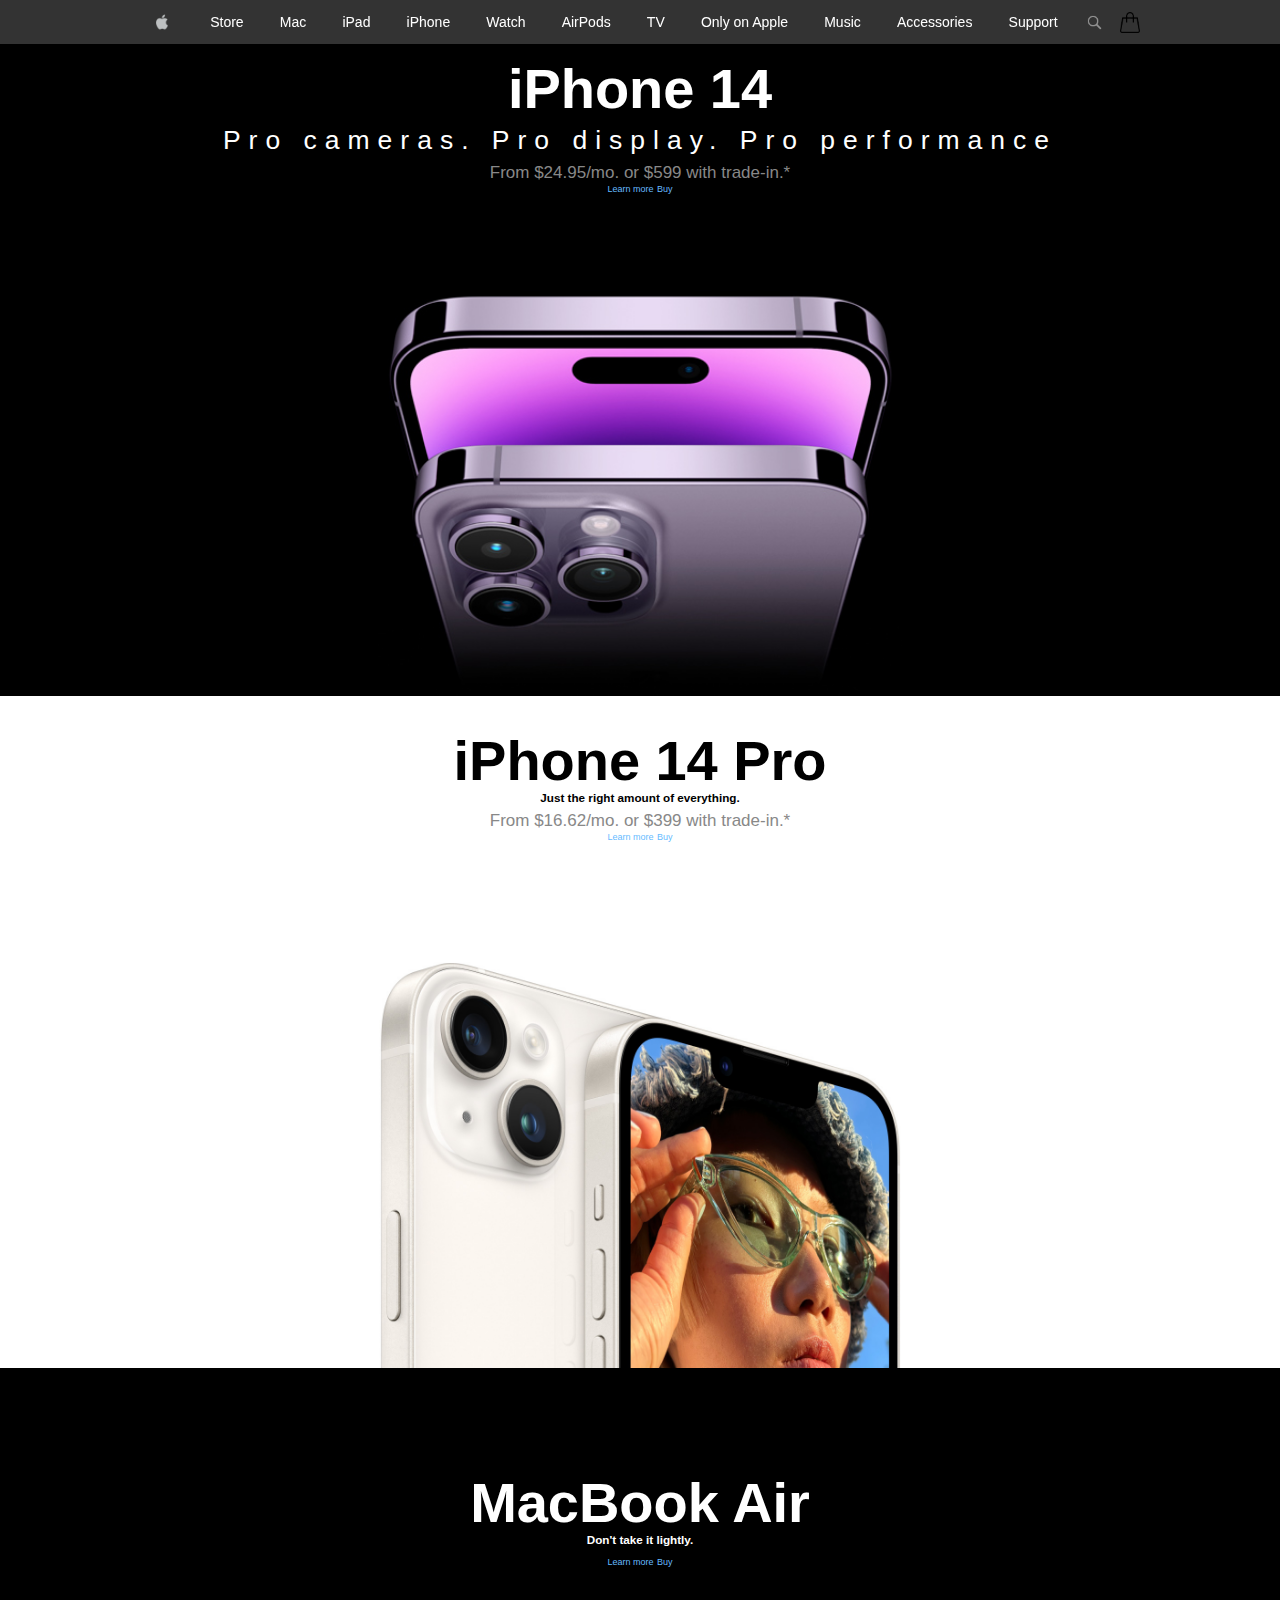
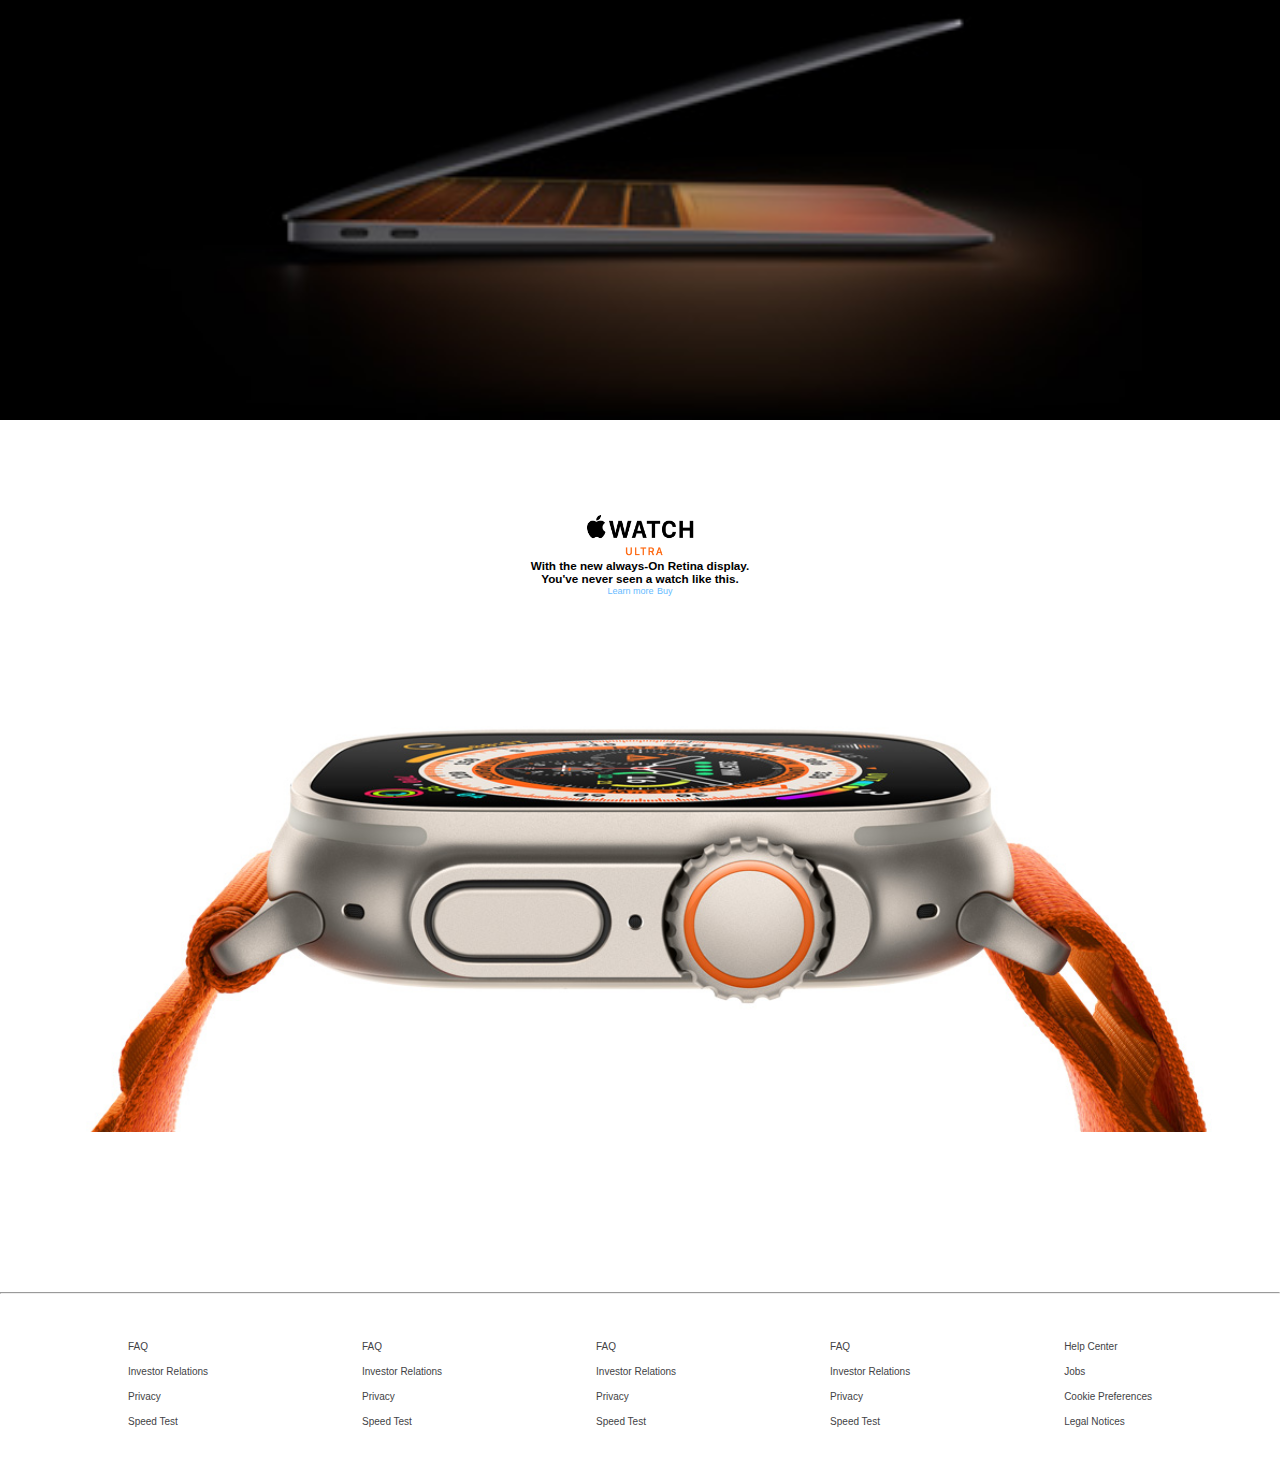
<file: Apple/index.html>
<!DOCTYPE html>
<html lang="en">
    <head>
        <meta charset="UTF-8">
        <meta name="viewport" content="width=device, user-scalable=no,
            initial-scale=1.0, maximum-scale=1.0,minimum-scale=1.0">
        <meta http-equiv="X-UA-Compatible" content="ie=edge">
        <title>Apple.com.Clone</title>
        <link rel="stylesheet" href="apple.css">
        <link rel="preconnect" href="https://fonts.googleapis.com"><link
            rel="preconnect" href="https://fonts.gstatic.com" crossorigin><link
            href="https://fonts.googleapis.com/css2?family=Roboto:wght@300;400;500;700&display=swap"
            rel="stylesheet">
    </head>
    <body>
        <header>

            <div class="container">
                <nav class="nav">

                    <ul class="nav-list nav-list-mobile">
                        <li class="nav item">
                            <div class="mobile menu">
                                <span class="line line-top"></span>
                                <span class="line line-bottom"></span>
                            </div>
                        </li>
                        <li class="nav-item">
                            <a href="apple.html" class="nav-link link-apple"></a>
                        </li>
                        <li class="nav-item">
                            <a href="#" class="nav-link link-bag"></a>
                        </li>
                    </ul>

                    <ul class="nav-list nav-list-larger">
                        <li class="nav-item ">
                            <a href="apple.html" class="
                                nav-link-apple"></a>
                        </li>
                        <li class="nav-item">
                            <a href="#" class="nav-link">Store</a>
                        </li>
                        <li class="nav-item">
                            <a href="#" class="nav-link">Mac</a>
                        </li>
                        <li class="nav-item">
                            <a href="#" class="nav-link">iPad</a>
                        </li>
                        <li class="nav-item">
                            <a href="#" class="nav-link">iPhone</a>
                        </li>
                        <li class="nav-item">
                            <a href="#" class="nav-link">Watch</a>
                        </li>
                        <li class="nav-item">
                            <a href="#" class="nav-link">AirPods</a>
                        </li>
                        <li class="nav-item">
                            <a href="#" class="nav-link">TV</a>
                        </li>
                        <li class="nav-item">
                            <a href="#" class="nav-link">Only on Apple</a>
                        </li>
                        <li class="nav-item">
                            <a href="#" class="nav-link">Music</a>
                        </li>
                        <li class="nav-item">
                            <a href="#" class="nav-link">Accessories</a>
                        </li>
                        <li class="nav-item">
                            <a href="#" class="nav-link">Support</a>
                        </li>
                        <li class="nav-item">
                            <a href="#" class="nav-link nav-link-search"></a>
                        </li>


                        <li class="nav-item">
                            <a href="#" class="nav-link nav-link-bag"></a>
                        </li>
                    </ul>
                </nav>
            </div>
        </header>

        <section class="hero iphone-11-pro">
            <div class="container">
                <div class="title">
                    <h2 class="title-heading">iPhone 14</h2>
                    <h3 class="title-sub-heading">Pro cameras. Pro display. Pro
                        performance</h3>
                    <p class="title-price">From $24.95/mo. or $599 with
                        trade-in.*</p>
                </div>
                <div class="cta">
                    <a href="#" class="cta-link">Learn more</a>
                    <a href="#" class="cta-link">Buy</a>
                </div>
            </div>
        </section>

        <section class="hero iphone-11">
            <div class="container">
                <div class="title title-dark">
                    <h2 class="title-heading">iPhone 14 Pro</h2>
                    <h3 class="tittle-sub-heading">Just the right amount of
                        everything.</h3>
                    <p class="title-price">From $16.62/mo. or $399 with
                        trade-in.*</p>
                </div>
                <div class="cta">
                    <a href="#" class="cta-link cta-link-darker">Learn more</a>
                    <a href="#" class="cta-link cta-link-darker">Buy</a>
                </div>
            </div>
        </section>

        <section class="hero mac">
            <div class="container">
                <div class="title title-dark-mac">
                    <h2 class="title-heading">MacBook Air</h2>
                    <h3 class="tittle-sub-heading">Don't take it lightly.</h3>
                </div>
                <div class="cta-mac">
                    <a href="#" class="cta-link cta-link-darker">Learn more</a>
                    <a href="#" class="cta-link cta-link-darker">Buy</a>
                </div>
            </div>
        </section>

        <section class="hero watch">
            <div class="container">
                <div class="title title-dark">
                    <h2 class="title-heading-watch"></h2>
                    <h3 class="tittle-sub-heading">With the new always-On Retina
                        display. <br>
                        You've never seen a watch like this.</h3>
                </div>
                <div class="cta">
                    <a href="#" class="cta-link cta-link-darker">Learn more</a>
                    <a href="#" class="cta-link cta-link-darker">Buy</a>
                </div>
            </div>
        </section>

        <hr></hr>

        <section class="footer">
            <div class="one">
                <ul class="item">
                    <li><a href="#">FAQ</a></li>
                    <li><a href="#">Investor Relations</a></li>
                    <li><a href="#">Privacy</a></li>
                    <li><a href="#">Speed Test</a></li>
                </ul>

                <ul class="item">
                    <li><a href="#">FAQ</a></li>
                    <li><a href="#">Investor Relations</a></li>
                    <li><a href="#">Privacy</a></li>
                    <li><a href="#">Speed Test</a></li>
                </ul>

                <ul class="item">
                    <li><a href="#">FAQ</a></li>
                    <li><a href="#">Investor Relations</a></li>
                    <li><a href="#">Privacy</a></li>
                    <li><a href="#">Speed Test</a></li>
                </ul>

                <ul class="item">
                    <li><a href="#">FAQ</a></li>
                    <li><a href="#">Investor Relations</a></li>
                    <li><a href="#">Privacy</a></li>
                    <li><a href="#">Speed Test</a></li>
                </ul>
        
                <ul class="item">
                    <li><a href="#">Help Center</a></li>
                    <li><a href="#">Jobs</a></li>
                    <li><a href="#">Cookie Preferences</a></li>
                    <li><a href="#">Legal Notices</a></li>
                </ul>
            </div>

            
        </section>

<!-- <section class="footer">
    <div class="one">
        <ul class="item">
            <li><a href="#">FAQ</a></li>
            <li><a href="#">Investor Relations</a></li>
            <li><a href="#">Privacy</a></li>
            <li><a href="#">Speed Test</a></li>
        </ul>

        <ul class="item">
            <li><a href="#">Help Center</a></li>
            <li><a href="#">Jobs</a></li>
            <li><a href="#">Cookie Preferences</a></li>
            <li><a href="#">Legal Notices</a></li>
        </ul>
    </div>

    <div class="one">
        <ul class="item">
            <li><a href="#">Account</a></li>
            <li><a href="#">Ways to Watch</a></li>
            <li><a href="#">Corporative Information</a></li>
            <li><a href="#">Only on Netflix</a></li>
        </ul>

        <ul class="item">
            <li><a href="#">Media Centre</a></li>
            <li><a href="#">Jobs</a></li>
            <li><a href="#">Contact Us</a></li>
        </ul>
    </div>
</section>

<section class="footer">
    <div class="one">
        <ul class="item">
            <li><a href="#">FAQ</a></li>
            <li><a href="#">Investor Relations</a></li>
            <li><a href="#">Privacy</a></li>
            <li><a href="#">Speed Test</a></li>
        </ul>

        <ul class="item">
            <li><a href="#">Help Center</a></li>
            <li><a href="#">Jobs</a></li>
            <li><a href="#">Cookie Preferences</a></li>
            <li><a href="#">Legal Notices</a></li>
        </ul>
    </div>

    <div class="one">
        <ul class="item">
            <li><a href="#">Account</a></li>
            <li><a href="#">Ways to Watch</a></li>
            <li><a href="#">Corporative Information</a></li>
            <li><a href="#">Only on Netflix</a></li>
        </ul>

        <ul class="item">
            <li><a href="#">Media Centre</a></li>
            <li><a href="#">Jobs</a></li>
            <li><a href="#">Contact Us</a></li>
        </ul>
    </div>
</section> -->





    </body>
</html>
</file>
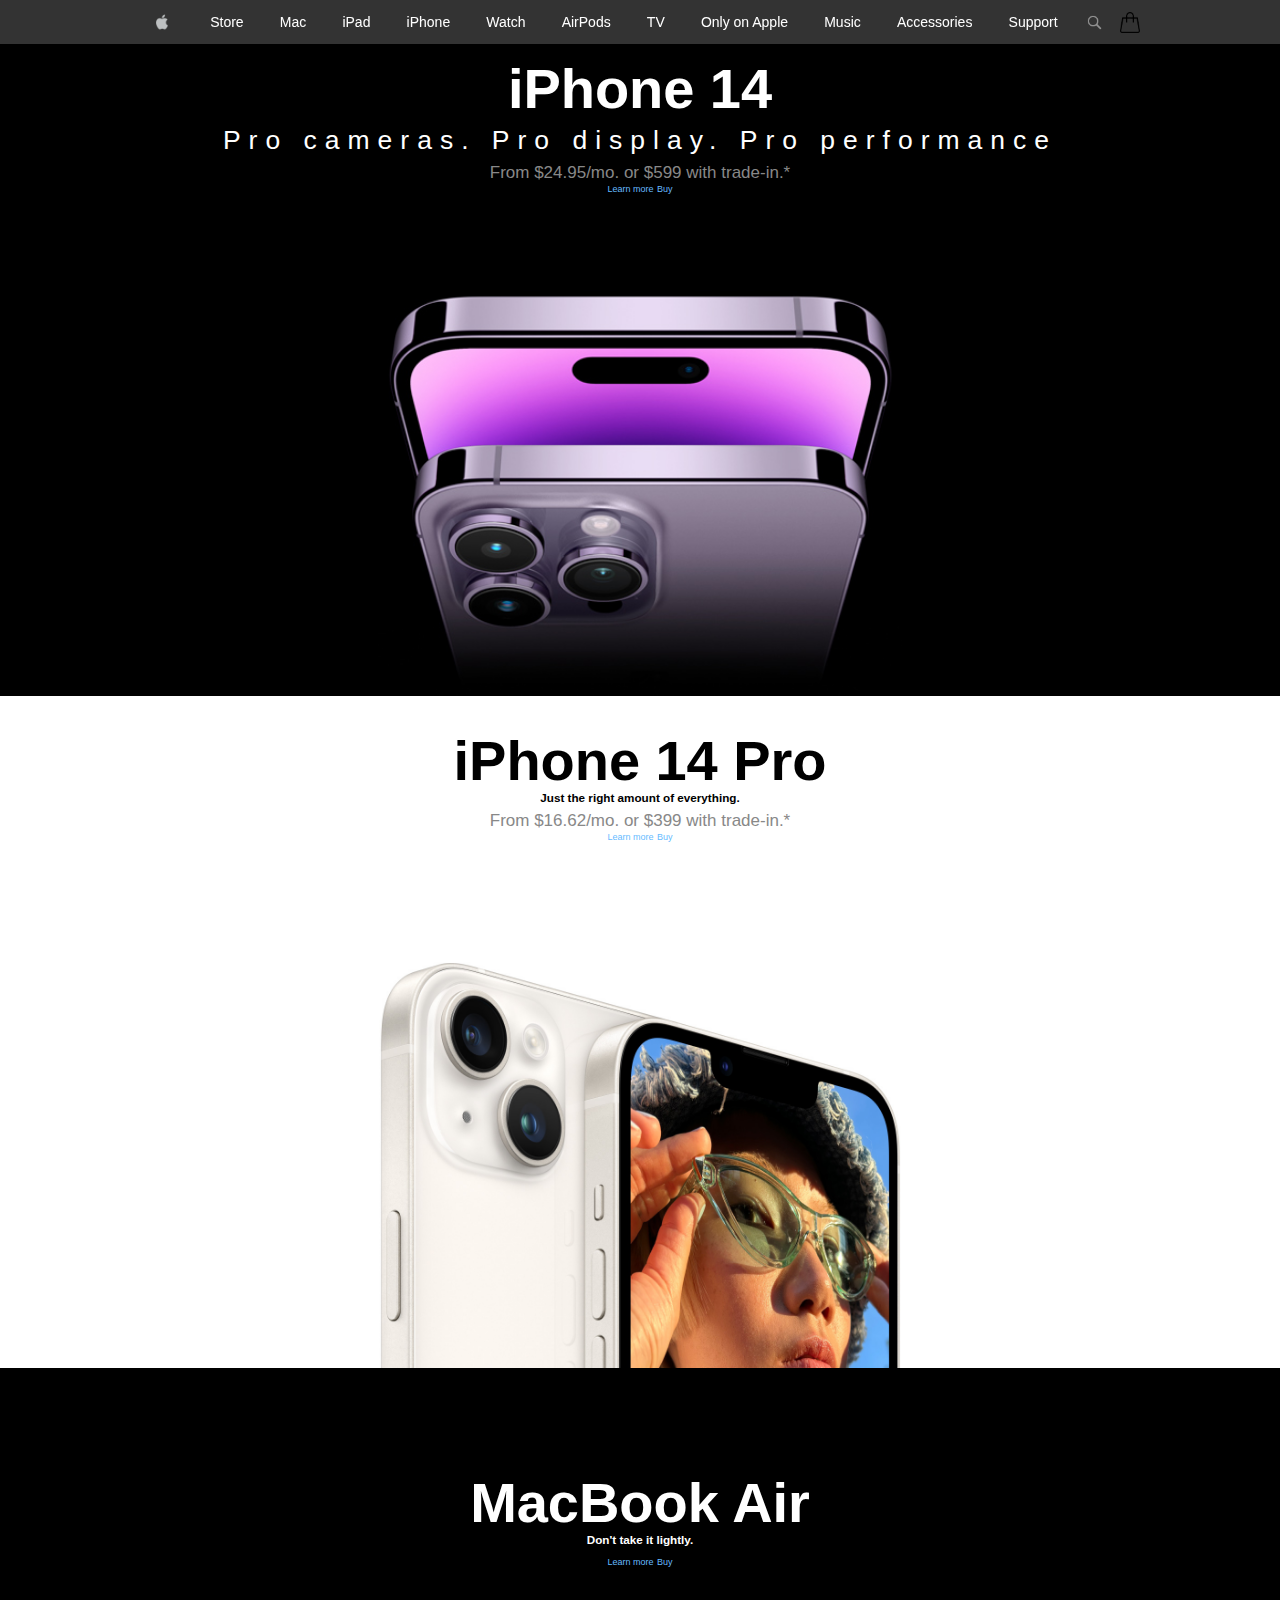
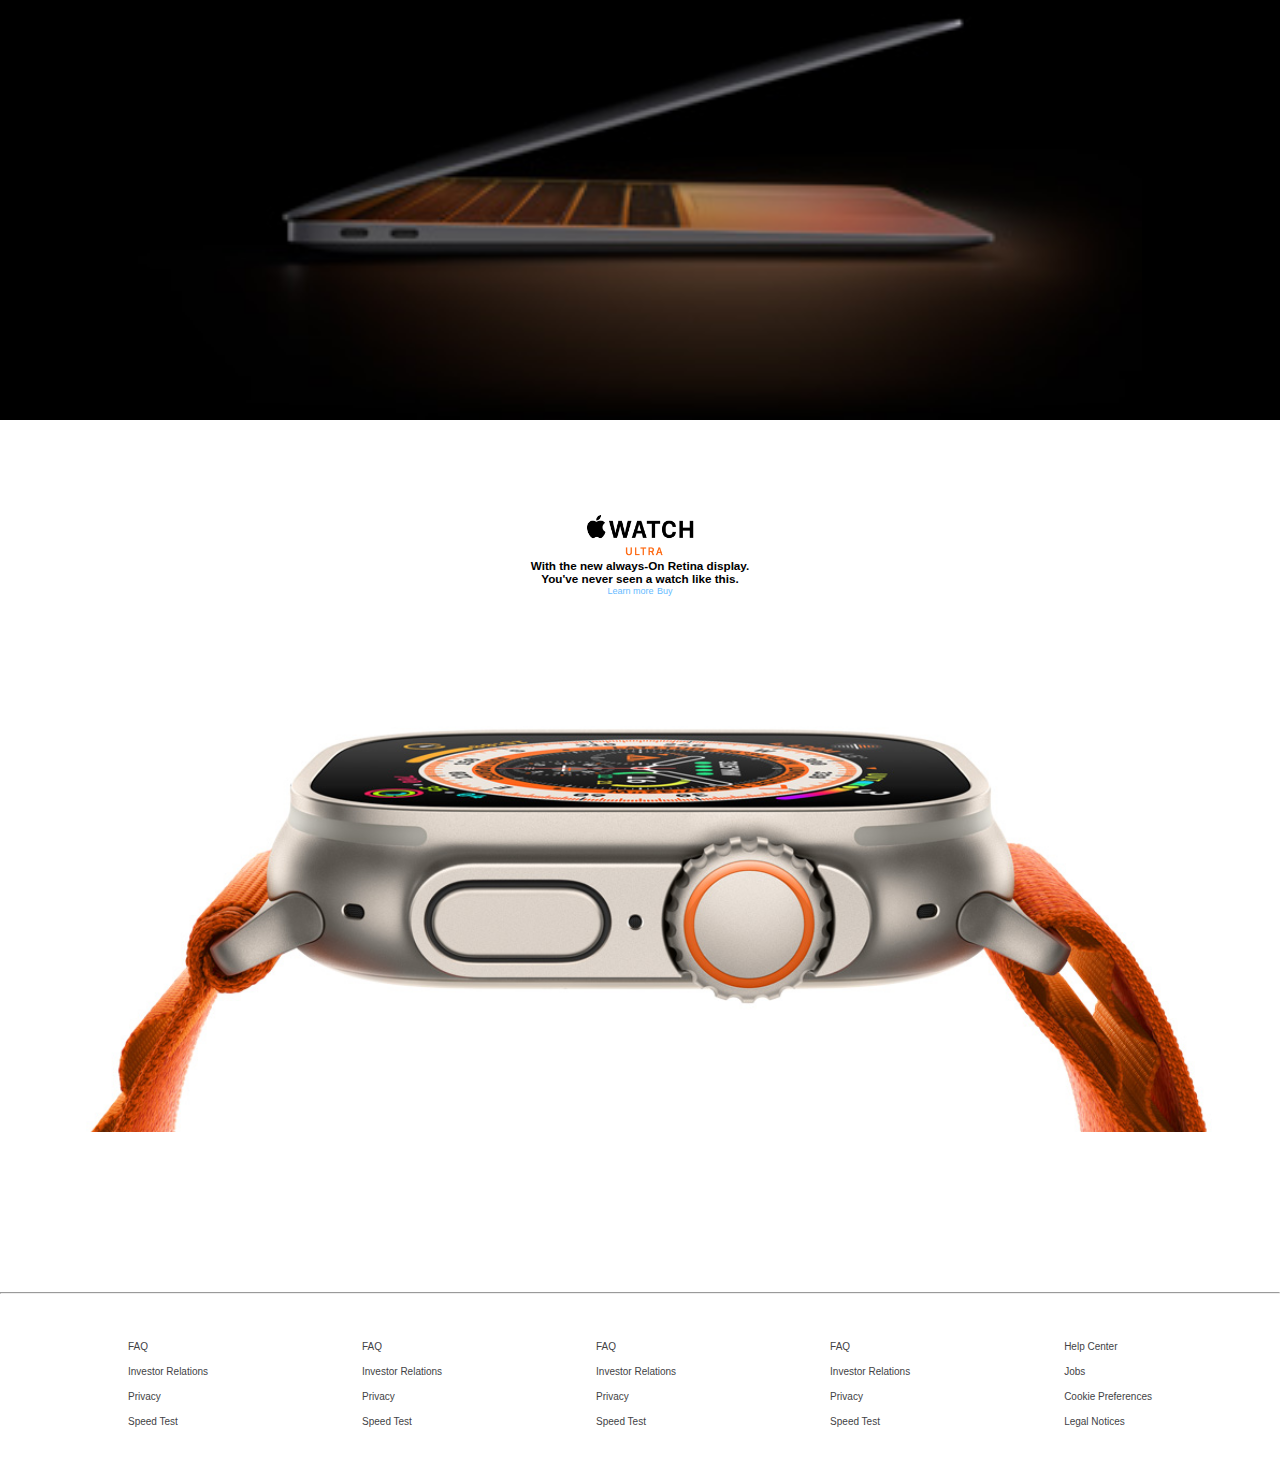
<file: Apple/apple.html>
<!DOCTYPE html>
<html lang="en">
    <head>
        <meta charset="UTF-8">
        <meta name="viewport" content="width=device, user-scalable=no,
            initial-scale=1.0, maximum-scale=1.0,minimum-scale=1.0">
        <meta http-equiv="X-UA-Compatible" content="ie=edge">
        <title>Apple.com.Clone</title>
        <link rel="stylesheet" href="apple.css">
        <link rel="preconnect" href="https://fonts.googleapis.com"><link
            rel="preconnect" href="https://fonts.gstatic.com" crossorigin><link
            href="https://fonts.googleapis.com/css2?family=Roboto:wght@300;400;500;700&display=swap"
            rel="stylesheet">
    </head>
    <body>
        <header>

            <div class="container">
                <nav class="nav">

                    <ul class="nav-list nav-list-mobile">
                        <li class="nav item">
                            <div class="mobile menu">
                                <span class="line line-top"></span>
                                <span class="line line-bottom"></span>
                            </div>
                        </li>
                        <li class="nav-item">
                            <a href="apple.html" class="nav-link link-apple"></a>
                        </li>
                        <li class="nav-item">
                            <a href="#" class="nav-link link-bag"></a>
                        </li>
                    </ul>

                    <ul class="nav-list nav-list-larger">
                        <li class="nav-item ">
                            <a href="apple.html" class="
                                nav-link-apple"></a>
                        </li>
                        <li class="nav-item">
                            <a href="#" class="nav-link">Store</a>
                        </li>
                        <li class="nav-item">
                            <a href="#" class="nav-link">Mac</a>
                        </li>
                        <li class="nav-item">
                            <a href="#" class="nav-link">iPad</a>
                        </li>
                        <li class="nav-item">
                            <a href="#" class="nav-link">iPhone</a>
                        </li>
                        <li class="nav-item">
                            <a href="#" class="nav-link">Watch</a>
                        </li>
                        <li class="nav-item">
                            <a href="#" class="nav-link">AirPods</a>
                        </li>
                        <li class="nav-item">
                            <a href="#" class="nav-link">TV</a>
                        </li>
                        <li class="nav-item">
                            <a href="#" class="nav-link">Only on Apple</a>
                        </li>
                        <li class="nav-item">
                            <a href="#" class="nav-link">Music</a>
                        </li>
                        <li class="nav-item">
                            <a href="#" class="nav-link">Accessories</a>
                        </li>
                        <li class="nav-item">
                            <a href="#" class="nav-link">Support</a>
                        </li>
                        <li class="nav-item">
                            <a href="#" class="nav-link nav-link-search"></a>
                        </li>


                        <li class="nav-item">
                            <a href="#" class="nav-link nav-link-bag"></a>
                        </li>
                    </ul>
                </nav>
            </div>
        </header>

        <section class="hero iphone-11-pro">
            <div class="container">
                <div class="title">
                    <h2 class="title-heading">iPhone 14</h2>
                    <h3 class="title-sub-heading">Pro cameras. Pro display. Pro
                        performance</h3>
                    <p class="title-price">From $24.95/mo. or $599 with
                        trade-in.*</p>
                </div>
                <div class="cta">
                    <a href="#" class="cta-link">Learn more</a>
                    <a href="#" class="cta-link">Buy</a>
                </div>
            </div>
        </section>

        <section class="hero iphone-11">
            <div class="container">
                <div class="title title-dark">
                    <h2 class="title-heading">iPhone 14 Pro</h2>
                    <h3 class="tittle-sub-heading">Just the right amount of
                        everything.</h3>
                    <p class="title-price">From $16.62/mo. or $399 with
                        trade-in.*</p>
                </div>
                <div class="cta">
                    <a href="#" class="cta-link cta-link-darker">Learn more</a>
                    <a href="#" class="cta-link cta-link-darker">Buy</a>
                </div>
            </div>
        </section>

        <section class="hero mac">
            <div class="container">
                <div class="title title-dark-mac">
                    <h2 class="title-heading">MacBook Air</h2>
                    <h3 class="tittle-sub-heading">Don't take it lightly.</h3>
                </div>
                <div class="cta-mac">
                    <a href="#" class="cta-link cta-link-darker">Learn more</a>
                    <a href="#" class="cta-link cta-link-darker">Buy</a>
                </div>
            </div>
        </section>

        <section class="hero watch">
            <div class="container">
                <div class="title title-dark">
                    <h2 class="title-heading-watch"></h2>
                    <h3 class="tittle-sub-heading">With the new always-On Retina
                        display. <br>
                        You've never seen a watch like this.</h3>
                </div>
                <div class="cta">
                    <a href="#" class="cta-link cta-link-darker">Learn more</a>
                    <a href="#" class="cta-link cta-link-darker">Buy</a>
                </div>
            </div>
        </section>

        <hr></hr>

        <section class="footer">
            <div class="one">
                <ul class="item">
                    <li><a href="#">FAQ</a></li>
                    <li><a href="#">Investor Relations</a></li>
                    <li><a href="#">Privacy</a></li>
                    <li><a href="#">Speed Test</a></li>
                </ul>

                <ul class="item">
                    <li><a href="#">FAQ</a></li>
                    <li><a href="#">Investor Relations</a></li>
                    <li><a href="#">Privacy</a></li>
                    <li><a href="#">Speed Test</a></li>
                </ul>

                <ul class="item">
                    <li><a href="#">FAQ</a></li>
                    <li><a href="#">Investor Relations</a></li>
                    <li><a href="#">Privacy</a></li>
                    <li><a href="#">Speed Test</a></li>
                </ul>

                <ul class="item">
                    <li><a href="#">FAQ</a></li>
                    <li><a href="#">Investor Relations</a></li>
                    <li><a href="#">Privacy</a></li>
                    <li><a href="#">Speed Test</a></li>
                </ul>
        
                <ul class="item">
                    <li><a href="#">Help Center</a></li>
                    <li><a href="#">Jobs</a></li>
                    <li><a href="#">Cookie Preferences</a></li>
                    <li><a href="#">Legal Notices</a></li>
                </ul>
            </div>

            
        </section>

<!-- <section class="footer">
    <div class="one">
        <ul class="item">
            <li><a href="#">FAQ</a></li>
            <li><a href="#">Investor Relations</a></li>
            <li><a href="#">Privacy</a></li>
            <li><a href="#">Speed Test</a></li>
        </ul>

        <ul class="item">
            <li><a href="#">Help Center</a></li>
            <li><a href="#">Jobs</a></li>
            <li><a href="#">Cookie Preferences</a></li>
            <li><a href="#">Legal Notices</a></li>
        </ul>
    </div>

    <div class="one">
        <ul class="item">
            <li><a href="#">Account</a></li>
            <li><a href="#">Ways to Watch</a></li>
            <li><a href="#">Corporative Information</a></li>
            <li><a href="#">Only on Netflix</a></li>
        </ul>

        <ul class="item">
            <li><a href="#">Media Centre</a></li>
            <li><a href="#">Jobs</a></li>
            <li><a href="#">Contact Us</a></li>
        </ul>
    </div>
</section>

<section class="footer">
    <div class="one">
        <ul class="item">
            <li><a href="#">FAQ</a></li>
            <li><a href="#">Investor Relations</a></li>
            <li><a href="#">Privacy</a></li>
            <li><a href="#">Speed Test</a></li>
        </ul>

        <ul class="item">
            <li><a href="#">Help Center</a></li>
            <li><a href="#">Jobs</a></li>
            <li><a href="#">Cookie Preferences</a></li>
            <li><a href="#">Legal Notices</a></li>
        </ul>
    </div>

    <div class="one">
        <ul class="item">
            <li><a href="#">Account</a></li>
            <li><a href="#">Ways to Watch</a></li>
            <li><a href="#">Corporative Information</a></li>
            <li><a href="#">Only on Netflix</a></li>
        </ul>

        <ul class="item">
            <li><a href="#">Media Centre</a></li>
            <li><a href="#">Jobs</a></li>
            <li><a href="#">Contact Us</a></li>
        </ul>
    </div>
</section> -->





    </body>
</html>
</file>
<file: Apple/apple.css>
*,
*::before,
*::after {
  margin: 0;
  padding: 0;
}

html {
  font-size: 10px;
  font-family: "SF Pro Display", sans-serif;
}

a {
  display: block;
  text-decoration: none;
}

.container {
  max-width: 98rem;
  margin: 0 auto;
  padding: 0 2.2rem;
}

header {
  position: fixed;
  top: 0;
  z-index: 1400;
  width: 100%;
  height: 4.4rem;
  background-color: rgba(0, 0, 0, 0.8);
  backdrop-filter: blur(2rem);
}

.nav-list {
  list-style: none;
  display: flex;
  align-items: center;
  justify-content: space-between;
  margin: 0 -1rem;
}

.nav-list-mobile {
  display: none;
}

.nav-link {
  font-size: 1.4rem;
  color: white;
  padding: 0 1rem;
  transition: opacity 0.5s;
}

.nav-link:hover {
  opacity: 0.7;
}

.nav-link-apple {
  width: 44px;
  height: 20px;
  background-image: url("photos/apple_logo.png");
  /* background-repeat: no-repeat;
  background-position: center; */
  background-size: contain;
  background-repeat: no-repeat;
  background-position: center center;
}

.nav-link-search {
  /* width: 1.6rem; */
  height: 4.4rem;
  background: url("photos/search\ logo.png");
  background-size: contain;
  background-repeat: no-repeat;
  background-position: center center;
}

.nav-link-bag {
  /* width: 1.4rem; */
  height: 4.4rem;
  background: url("photos/bag\ logo.png");
  background-size: contain;
  background-repeat: no-repeat;
  background-position: center center;
}

.iphone-11-pro {
  background: url("photos/iphone14.jpg");
  margin-top: 4.4rem;
  background-color: black;
}

.title {
  color: white;
  text-align: center;
  padding-top: 5.5rem;
  position: relative;
  top: -40px;
}

.title-heading {
  font-size: 5.6rem;
  line-height: 1.07143;
  letter-spacing: -0.005rem;
}

.title-sub-heading {
  font-size: 2.65rem;
  margin-top: 0.6rem;
  letter-spacing: 0.8rem;
  font-weight: 400;
}

.title-price {
  font-size: 1.7rem;
  color: #888;
  margin-top: 0.68rem;
}

.cta {
  font-size: 1.2rem;
  text-align: center;
  margin-top: 1.8rem;
}

.cta-link {
  color: #66bbff;
  font-size: 0.9rem;
  display: inline-block;
  position: relative;
  top: -60px;
}

.cta-link:hover {
  border-bottom: 2px solid #66bbff;
}

.iphone-11 {
  background: url("photos/iphone1.jpg");
  position: relative;
  bottom: 40px;
}

.title-dark {
  color: black;
}

.cta-link-dark {
  color: #0070c9;
}

.mac {
  background: url("photos/macbook.jpg") center no-repeat;
  background-color: black;
  position: relative;
  top: -100px;
}

.title-dark-mac {
  color: white;
  position: relative;
  top: 50px;
}

.cta-mac {
  font-size: 1.2rem;
  text-align: center;
  margin-top: 11.8rem;
}

.watch {
  background: url("photos/iwatch2.jpg");
  background-color: white;
  position: relative;
  top: -100px;
}

.title-heading-watch {
  height: 4.8rem;
  background: url("photos/iwatch\ logo2.png") center no-repeat;
  background-size: 10.8rem;
  margin-top: 1.6rem;
}

.hero {
  height: 65.2rem;
  background-size: auto 40.6rem;
  background-position: bottom center;
  background-repeat: no-repeat;
  border-bottom: 6rem solid white;
}

.iphone-11-pro {
  border-top: none;
}


.footer{
  display: flex;
  flex-direction: row;
  justify-content: space-between;
  margin: auto;
  padding: 4rem 0;
}

.footer .one{
  color: white;
  display: flex;
  flex-direction: row;
  justify-content: space-between;
  margin: auto;
  width: 80%;
}

.footer .one li{
  padding: 7px 0;
}

.footer .one li a{
  color: #424245;
  text-decoration: none;
}

.footer .one li a:hover{
  border-bottom: 1px solid #ccc;
}



/* @media screen and (max width: 1068px) {
   
    .hero{
        background-size: auto 69.8rem;
        background-position: bottom center;
        background-repeat: no-repeat;
    }
    
    .title-heading{
        font-size: 2.4rem;
    }

    .title-sub-heading{
        font-size: 2.4rem;
    }



} */
</file>
